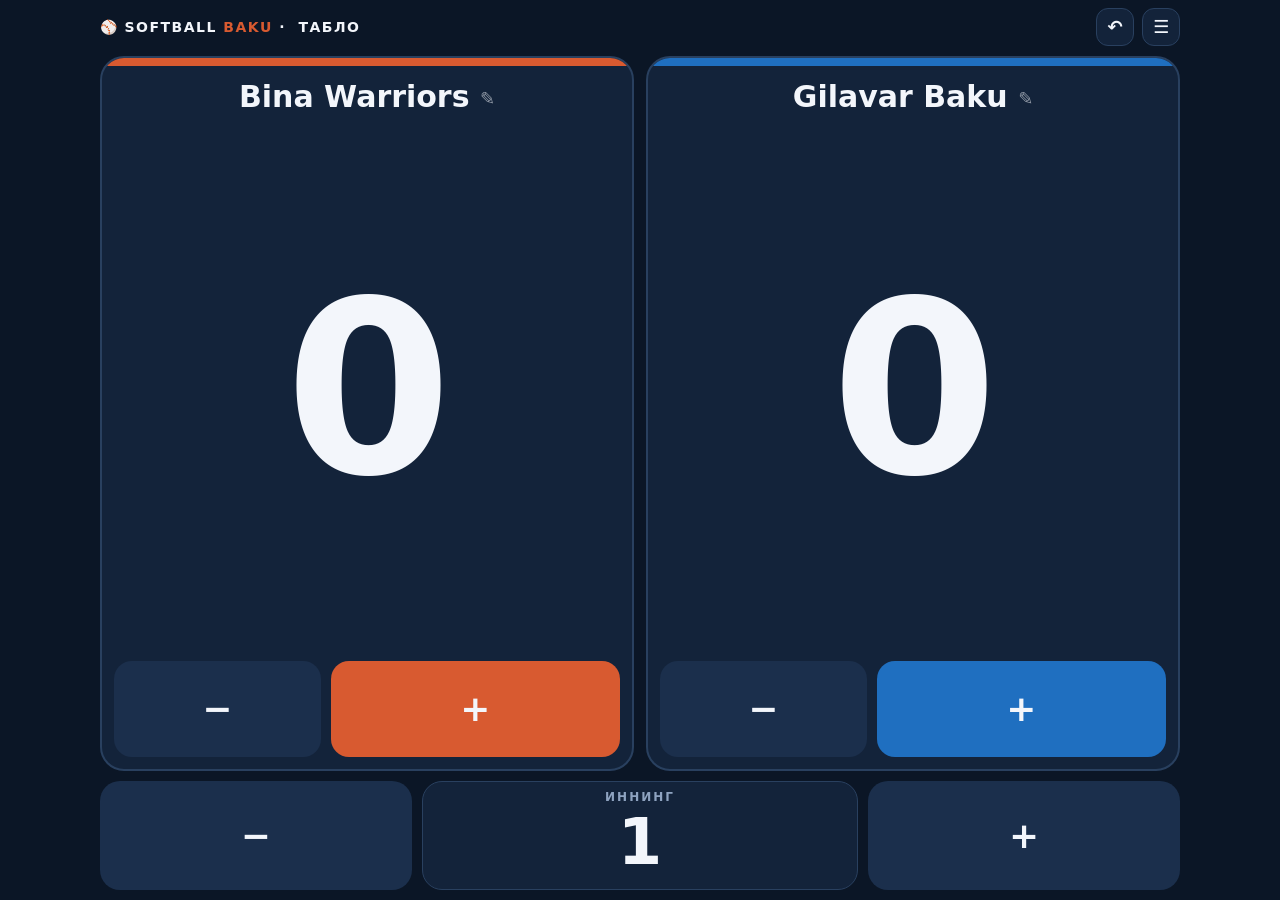
<file: board/index.html>
<!DOCTYPE html>
<html lang="ru">
<head>
<meta charset="utf-8">
<meta name="viewport" content="width=device-width,initial-scale=1,viewport-fit=cover,user-scalable=no">
<title>Табло · Softball Baku</title>
<meta name="theme-color" content="#0B1626">
<meta name="robots" content="noindex">
<meta name="apple-mobile-web-app-capable" content="yes">
<meta name="apple-mobile-web-app-status-bar-style" content="black-translucent">
<meta name="apple-mobile-web-app-title" content="Табло">
<link rel="manifest" href="manifest.json">
<link rel="apple-touch-icon" href="../icons/icon-192.png?v=2">
<link rel="icon" href="../favicon.ico">
<!-- Табло (24.11.2026): только счёт двух команд (±) и номер иннинга (±) — крупно, кнопками.
     Ничего никуда не отправляет: работает полностью офлайн (sw.js), счёт хранится только на этом устройстве (localStorage). -->
<style>
:root{--bg:#0B1626;--pan:#13233A;--pan2:#1B2F4C;--line:#29405F;--tx:#F3F6FB;--mut:#8EA3C0;--a:#D85A30;--b:#1f6fc0;--ok:#1E9E5A;--red:#E5484D}
*{box-sizing:border-box;-webkit-tap-highlight-color:transparent}
html,body{margin:0;height:100%;background:var(--bg);color:var(--tx);font:600 16px/1.2 system-ui,-apple-system,"Segoe UI",Roboto,sans-serif;-webkit-user-select:none;user-select:none;overscroll-behavior:none}
button{font:inherit;color:inherit;border:0;cursor:pointer;touch-action:manipulation}
#app{min-height:100%;display:flex;flex-direction:column;padding:calc(8px + env(safe-area-inset-top)) calc(10px + env(safe-area-inset-right)) calc(10px + env(safe-area-inset-bottom)) calc(10px + env(safe-area-inset-left));gap:10px;max-width:1100px;margin:0 auto}
.top{display:flex;align-items:center;gap:8px}
.brand{font-weight:900;letter-spacing:1.5px;font-size:14px;display:flex;align-items:center;gap:6px;flex:1;min-width:0}
.brand b{color:var(--a)}
.brand{white-space:nowrap;overflow:hidden}
@media (max-width:480px){.brand .full{display:none}}

.pill{display:flex;align-items:center;gap:6px;padding:6px 10px;border-radius:999px;background:var(--pan);border:1px solid var(--line);font-size:12px;color:var(--mut);white-space:nowrap}
.pill i{width:8px;height:8px;border-radius:50%;background:var(--mut)}
.pill.on{color:#ffb4b4;border-color:var(--red)}.pill.on i{background:var(--red);animation:bl 1.2s infinite}
.pill.wait i{background:#E0A030}
@keyframes bl{50%{opacity:.25}}
.ic{width:38px;height:38px;border-radius:12px;background:var(--pan);border:1px solid var(--line);display:grid;place-items:center;font-size:18px}
/* табло */
.board{display:grid;grid-template-columns:1fr 1fr;gap:12px;flex:1}
.tm{background:var(--pan);border-radius:24px;border:2px solid var(--line);padding:16px 12px 12px;display:flex;flex-direction:column;align-items:center;justify-content:space-between;gap:8px;position:relative;overflow:hidden}
.tm::before{content:"";position:absolute;inset:0 0 auto 0;height:8px;background:var(--c)}
.tm .nm{font-size:clamp(18px,4.4vw,30px);font-weight:800;text-align:center;line-height:1.1;padding:6px 8px}
.tm .sc{font-size:clamp(110px,30vw,240px);font-weight:900;line-height:.95;font-variant-numeric:tabular-nums;letter-spacing:-3px}
.tm .adj{display:grid;grid-template-columns:1fr 1.4fr;gap:10px;width:100%}
.tm .adj button{height:clamp(64px,11vh,96px);border-radius:18px;background:var(--pan2);font-size:36px;font-weight:800}
.tm .adj .plus{background:var(--c)}
.inn{display:grid;grid-template-columns:1fr 1.4fr 1fr;gap:10px;align-items:stretch}
.inn>div{background:var(--pan);border:1px solid var(--line);border-radius:20px;text-align:center;padding:8px}
.inn small{display:block;font-size:12px;letter-spacing:2px;color:var(--mut)}
.inn b{font-size:clamp(40px,10vw,64px);font-weight:900;font-variant-numeric:tabular-nums}
.inn button{border-radius:20px;background:var(--pan2);font-size:36px;font-weight:800;min-height:clamp(64px,11vh,96px)}
/* окно */
.md{position:fixed;inset:0;background:rgba(0,0,0,.6);display:flex;align-items:flex-end;justify-content:center;z-index:9;padding:10px}
.md>div{background:var(--pan);border:1px solid var(--line);border-radius:22px;padding:18px;width:100%;max-width:480px;max-height:90vh;overflow:auto}
.md h3{margin:0 0 10px;font-size:19px}
.md p{color:var(--mut);font-weight:500;line-height:1.4;margin:6px 0 12px}
.md label{display:block;font-size:13px;color:var(--mut);margin:10px 0 4px}
.md input,.md select{width:100%;padding:12px;border-radius:12px;border:1px solid var(--line);background:var(--bg);color:var(--tx);font:inherit;font-size:16px}
.md .row{display:flex;gap:8px;margin-top:14px}.md .row button{flex:1;padding:13px;border-radius:14px;background:var(--pan2)}
.md .pri{background:var(--a)!important}.md .dng{background:#7A1F1F!important}
.md .err{color:#ffb4b4}
.sw{display:flex;flex-wrap:wrap;gap:10px;margin-top:4px}
.sw button,.sw .cst{width:46px;height:46px;border-radius:50%;border:3px solid transparent;box-shadow:inset 0 0 0 1px rgba(255,255,255,.25)}
.sw button.on{border-color:#fff}
.sw .cst{display:grid;place-items:center;background:var(--pan2);font-size:20px;position:relative;margin:0;cursor:pointer}
.sw .cst input{position:absolute;inset:0;opacity:0;width:100%;height:100%;padding:0;border:0;cursor:pointer}
.tm .nm .ed{font-size:.6em;opacity:.55;vertical-align:middle}
.toast{position:fixed;left:50%;bottom:calc(20px + env(safe-area-inset-bottom));transform:translateX(-50%);background:#000c;padding:10px 16px;border-radius:12px;font-size:14px;z-index:10;pointer-events:none}
@media (orientation:landscape) and (max-height:560px){ #app{gap:8px} .tm{padding:10px 10px 8px;gap:4px} .tm .nm{font-size:20px;padding:2px} .tm .sc{font-size:clamp(70px,24vh,180px)} .tm .adj button,.inn button{height:52px;min-height:52px;font-size:30px} .inn>div{padding:2px 8px;display:flex;align-items:center;justify-content:center;gap:12px} .inn b{font-size:34px;line-height:1} }
</style>
</head>
<body>
<div id="app"></div>
<script>
'use strict';
const K='sbBoard.v1', TEAMS=[{name:'Bina Warriors',color:'#D85A30'},{name:'Gilavar Baku',color:'#1f6fc0'}];
const $=s=>document.querySelector(s), esc=s=>String(s??'').replace(/[&<>"']/g,c=>({'&':'&amp;','<':'&lt;','>':'&gt;','"':'&quot;',"'":'&#39;'}[c]));
const today=()=>{const d=new Date();return d.getFullYear()+'-'+String(d.getMonth()+1).padStart(2,'0')+'-'+String(d.getDate()).padStart(2,'0');};
const fresh=()=>({id:today(),A:{...TEAMS[0]},B:{...TEAMS[1]},inning:1,line:{A:[],B:[]},started:Date.now()});
let G=load(), H=[];                  // H — история для «Отменить» (только в этой сессии)
function load(){ try{ const g=JSON.parse(localStorage.getItem(K)); if(g&&g.A) return g; }catch(e){} return fresh(); }
function save(){ try{ localStorage.setItem(K,JSON.stringify(G)); }catch(e){} draw(); }
function snap(){ H.push(JSON.stringify(G)); if(H.length>200) H.shift(); }
const total=t=>(G.line[t]||[]).reduce((a,b)=>a+(+b||0),0);
function toast(t){ const d=document.createElement('div'); d.className='toast'; d.textContent=t; document.body.appendChild(d); setTimeout(()=>d.remove(),1600); }
function vib(ms){ try{ navigator.vibrate&&navigator.vibrate(ms||15); }catch(e){} }

/* ---------- действия: счёт ± и иннинг ± ---------- */
const A={
  run(t){ snap(); const i=G.inning-1, a=G.line[t]; while(a.length<=i) a.push(0); a[i]++; vib(); save(); },   // ран пишется в текущий иннинг (для онлайн-счёта на сайте)
  unrun(t){ if(!total(t)) return; snap(); const a=G.line[t]; for(let i=a.length-1;i>=0;i--) if(a[i]>0){ a[i]--; break; } vib(); save(); },
  inn(d){ const n=G.inning+d; if(n<1) return; snap(); G.inning=n; vib(); save(); },
  undo(){ if(!H.length){ toast('Нечего отменять'); return; } G=JSON.parse(H.pop()); save(); toast('Отменено'); },
  newGame(){ modal(`<h3>Новая игра</h3><p>Счёт обнулится, иннинг станет 1.</p>
    <div class="row"><button onclick="closeM()">Отмена</button><button class="dng" onclick="A.newOk()">Обнулить</button></div>`); },
  newOk(){ const a={...G.A}, b={...G.B}; snap(); G=fresh(); G.A=a; G.B=b; closeM(); save(); toast('Новая игра'); },
  team(t){ const x=G[t], C=['#D85A30','#1f6fc0','#1E9E5A','#C0392B','#7D3C98','#F1C40F','#16A085','#E84393','#2C3E50','#ECF0F1'];
    modal(`<h3>Команда</h3><label>Название</label><input id="m-nm" value="${esc(x.name)}" maxlength="30">
    <label>Цвет</label><div class="sw">${C.map(c=>`<button style="background:${c}" class="${c.toLowerCase()===String(x.color).toLowerCase()?'on':''}" onclick="A.pick(this,'${c}')"></button>`).join('')}
      <label class="cst" title="свой цвет">🎨<input type="color" id="m-cc" value="${esc(x.color)}" oninput="A.pick(null,this.value)"></label></div>
    <input type="hidden" id="m-cl" value="${esc(x.color)}">
    <div class="row"><button onclick="closeM()">Отмена</button><button class="pri" onclick="A.teamOk('${t}')">Сохранить</button></div>`); },
  pick(el,c){ $('#m-cl').value=c; document.querySelectorAll('.sw button').forEach(b=>b.classList.toggle('on',b===el)); },
  teamOk(t){ snap(); G[t].name=($('#m-nm').value||'').trim()||G[t].name; G[t].color=$('#m-cl').value; closeM(); save(); }
};

/* ---------- вид ---------- */
const light=c=>{ const m=/^#?([0-9a-f]{6})$/i.exec(c||''); if(!m) return false; const n=parseInt(m[1],16); return (0.299*(n>>16)+0.587*((n>>8)&255)+0.114*(n&255))>170; };
function team(t){ const x=G[t];
  return `<div class="tm" style="--c:${esc(x.color)}"><div class="nm" onclick="A.team('${t}')">${esc(x.name)} <span class="ed">✎</span></div><div class="sc">${total(t)}</div>
    <div class="adj"><button onclick="A.unrun('${t}')" aria-label="минус">−</button><button class="plus" style="${light(x.color)?'color:#0B1626':''}" onclick="A.run('${t}')" aria-label="плюс">+</button></div></div>`; }
function draw(){
  $('#app').innerHTML=`<div class="top"><div class="brand">⚾ <span class="full">SOFTBALL <b>BAKU</b> ·&nbsp;</span>ТАБЛО</div><button class="ic" onclick="A.undo()" title="Отменить последнее">↶</button><button class="ic" onclick="menu()" title="Меню">☰</button></div>
   <div class="board">${team('A')}${team('B')}</div>
   <div class="inn"><button onclick="A.inn(-1)" aria-label="предыдущий иннинг">−</button><div><small>ИННИНГ</small><b>${G.inning}</b></div><button onclick="A.inn(1)" aria-label="следующий иннинг">+</button></div>`;
}
function modal(h){ closeM(); const d=document.createElement('div'); d.className='md'; d.onclick=e=>{ if(e.target===d) closeM(); }; d.innerHTML=`<div>${h}</div>`; document.body.appendChild(d); }
function closeM(){ document.querySelectorAll('.md').forEach(e=>e.remove()); }
function menu(){ modal(`<h3>Меню</h3>
  <div class="row"><button class="dng" onclick="closeM();A.newGame()">Новая игра (обнулить)</button></div>
  <div class="row"><button onclick="location.href='../'">На сайт</button><button onclick="closeM()">Закрыть</button></div>
  <p>Нажмите на название команды (✎), чтобы изменить его или цвет. ↶ — отменить последнее нажатие.</p>`); }

/* ---------- экран не гаснет ---------- */
let lock=null; async function wake(){ try{ if('wakeLock' in navigator&&document.visibilityState==='visible') lock=await navigator.wakeLock.request('screen'); }catch(e){} }
document.addEventListener('visibilitychange',()=>{ if(document.visibilityState==='visible') wake(); });

/* новый день — новая игра (если старая закончена или пустая) */
if(G.id!==today()&&total('A')+total('B')===0){ const a=G.A,b=G.B; G=fresh(); G.A=a; G.B=b; }
draw(); wake();
if('serviceWorker' in navigator) navigator.serviceWorker.register('sw.js').catch(e=>console.warn('[board] sw',e));
</script>
</body>
</html>
</file>
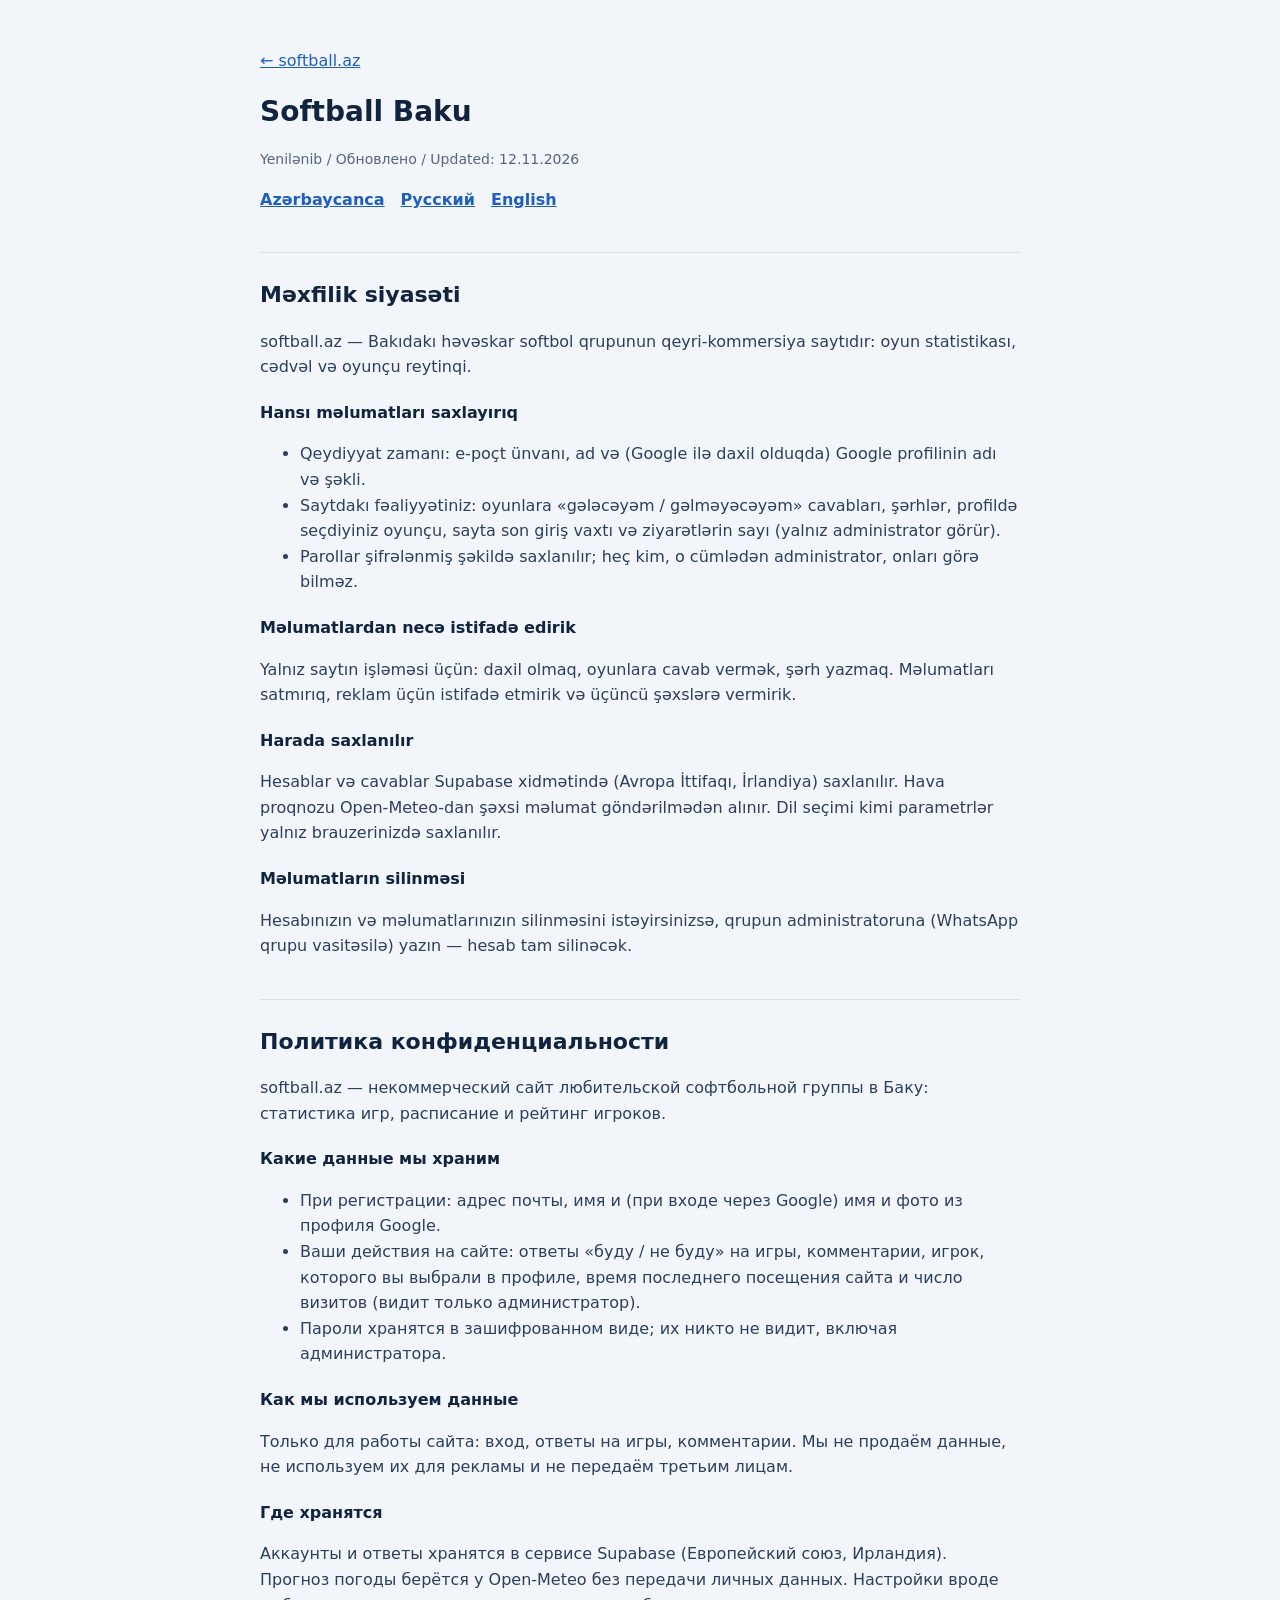
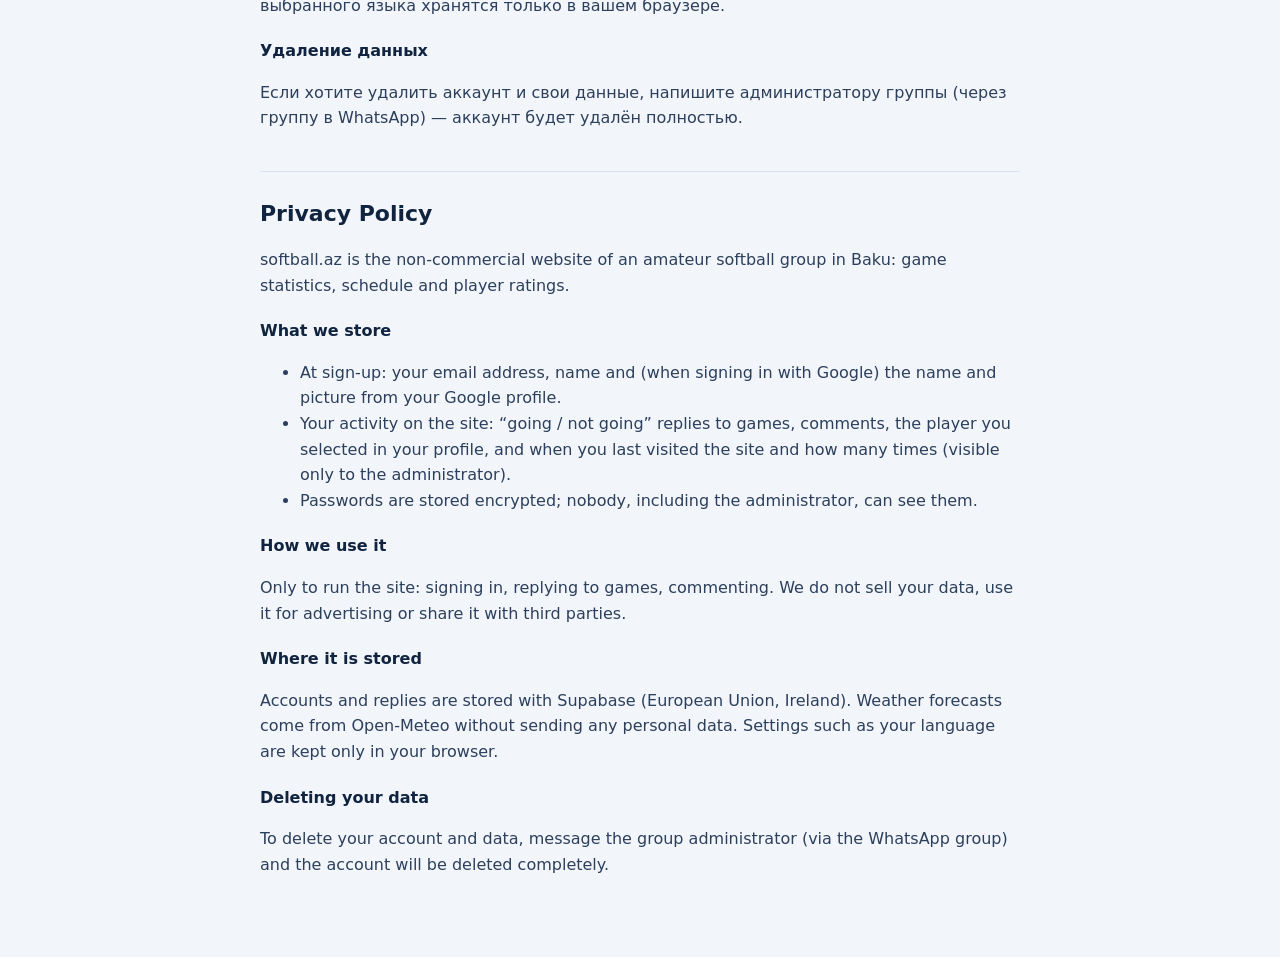
<file: privacy.html>
<!doctype html>
<html lang="az">
<head>
<meta charset="utf-8">
<meta name="viewport" content="width=device-width,initial-scale=1">
<title>Softball Baku · Məxfilik siyasəti / Политика конфиденциальности / Privacy Policy</title>
<link rel="icon" href="icons/favicon-32.png">
<style>
body{margin:0;background:#F2F5FA;color:#10233F;font:16px/1.6 system-ui,-apple-system,Segoe UI,Roboto,sans-serif}
main{max-width:760px;margin:0 auto;padding:32px 20px 64px}
a{color:#1F5FBF}
h1{font-size:28px;margin:0 0 4px}
h2{font-size:22px;margin:40px 0 8px;padding-top:24px;border-top:1px solid #D9E1EC}
h3{font-size:16px;margin:20px 0 4px}
p,li{color:#2C3F5C}
.muted{color:#55657D;font-size:14px}
nav{display:flex;gap:16px;margin:16px 0 0;font-weight:600}
</style>
</head>
<body>
<main>
<p><a href="/">← softball.az</a></p>
<h1>Softball Baku</h1>
<p class="muted">Yenilənib / Обновлено / Updated: 12.11.2026</p>
<nav><a href="#az">Azərbaycanca</a><a href="#ru">Русский</a><a href="#en">English</a></nav>

<section id="az">
<h2>Məxfilik siyasəti</h2>
<p>softball.az — Bakıdakı həvəskar softbol qrupunun qeyri-kommersiya saytıdır: oyun statistikası, cədvəl və oyunçu reytinqi.</p>
<h3>Hansı məlumatları saxlayırıq</h3>
<ul>
<li>Qeydiyyat zamanı: e-poçt ünvanı, ad və (Google ilə daxil olduqda) Google profilinin adı və şəkli.</li>
<li>Saytdakı fəaliyyətiniz: oyunlara «gələcəyəm / gəlməyəcəyəm» cavabları, şərhlər, profildə seçdiyiniz oyunçu, sayta son giriş vaxtı və ziyarətlərin sayı (yalnız administrator görür).</li>
<li>Parollar şifrələnmiş şəkildə saxlanılır; heç kim, o cümlədən administrator, onları görə bilməz.</li>
</ul>
<h3>Məlumatlardan necə istifadə edirik</h3>
<p>Yalnız saytın işləməsi üçün: daxil olmaq, oyunlara cavab vermək, şərh yazmaq. Məlumatları satmırıq, reklam üçün istifadə etmirik və üçüncü şəxslərə vermirik.</p>
<h3>Harada saxlanılır</h3>
<p>Hesablar və cavablar Supabase xidmətində (Avropa İttifaqı, İrlandiya) saxlanılır. Hava proqnozu Open-Meteo-dan şəxsi məlumat göndərilmədən alınır. Dil seçimi kimi parametrlər yalnız brauzerinizdə saxlanılır.</p>
<h3>Məlumatların silinməsi</h3>
<p>Hesabınızın və məlumatlarınızın silinməsini istəyirsinizsə, qrupun administratoruna (WhatsApp qrupu vasitəsilə) yazın — hesab tam silinəcək.</p>
</section>

<section id="ru">
<h2>Политика конфиденциальности</h2>
<p>softball.az — некоммерческий сайт любительской софтбольной группы в Баку: статистика игр, расписание и рейтинг игроков.</p>
<h3>Какие данные мы храним</h3>
<ul>
<li>При регистрации: адрес почты, имя и (при входе через Google) имя и фото из профиля Google.</li>
<li>Ваши действия на сайте: ответы «буду / не буду» на игры, комментарии, игрок, которого вы выбрали в профиле, время последнего посещения сайта и число визитов (видит только администратор).</li>
<li>Пароли хранятся в зашифрованном виде; их никто не видит, включая администратора.</li>
</ul>
<h3>Как мы используем данные</h3>
<p>Только для работы сайта: вход, ответы на игры, комментарии. Мы не продаём данные, не используем их для рекламы и не передаём третьим лицам.</p>
<h3>Где хранятся</h3>
<p>Аккаунты и ответы хранятся в сервисе Supabase (Европейский союз, Ирландия). Прогноз погоды берётся у Open-Meteo без передачи личных данных. Настройки вроде выбранного языка хранятся только в вашем браузере.</p>
<h3>Удаление данных</h3>
<p>Если хотите удалить аккаунт и свои данные, напишите администратору группы (через группу в WhatsApp) — аккаунт будет удалён полностью.</p>
</section>

<section id="en">
<h2>Privacy Policy</h2>
<p>softball.az is the non-commercial website of an amateur softball group in Baku: game statistics, schedule and player ratings.</p>
<h3>What we store</h3>
<ul>
<li>At sign-up: your email address, name and (when signing in with Google) the name and picture from your Google profile.</li>
<li>Your activity on the site: “going / not going” replies to games, comments, the player you selected in your profile, and when you last visited the site and how many times (visible only to the administrator).</li>
<li>Passwords are stored encrypted; nobody, including the administrator, can see them.</li>
</ul>
<h3>How we use it</h3>
<p>Only to run the site: signing in, replying to games, commenting. We do not sell your data, use it for advertising or share it with third parties.</p>
<h3>Where it is stored</h3>
<p>Accounts and replies are stored with Supabase (European Union, Ireland). Weather forecasts come from Open-Meteo without sending any personal data. Settings such as your language are kept only in your browser.</p>
<h3>Deleting your data</h3>
<p>To delete your account and data, message the group administrator (via the WhatsApp group) and the account will be deleted completely.</p>
</section>
</main>
</body>
</html>
</file>
